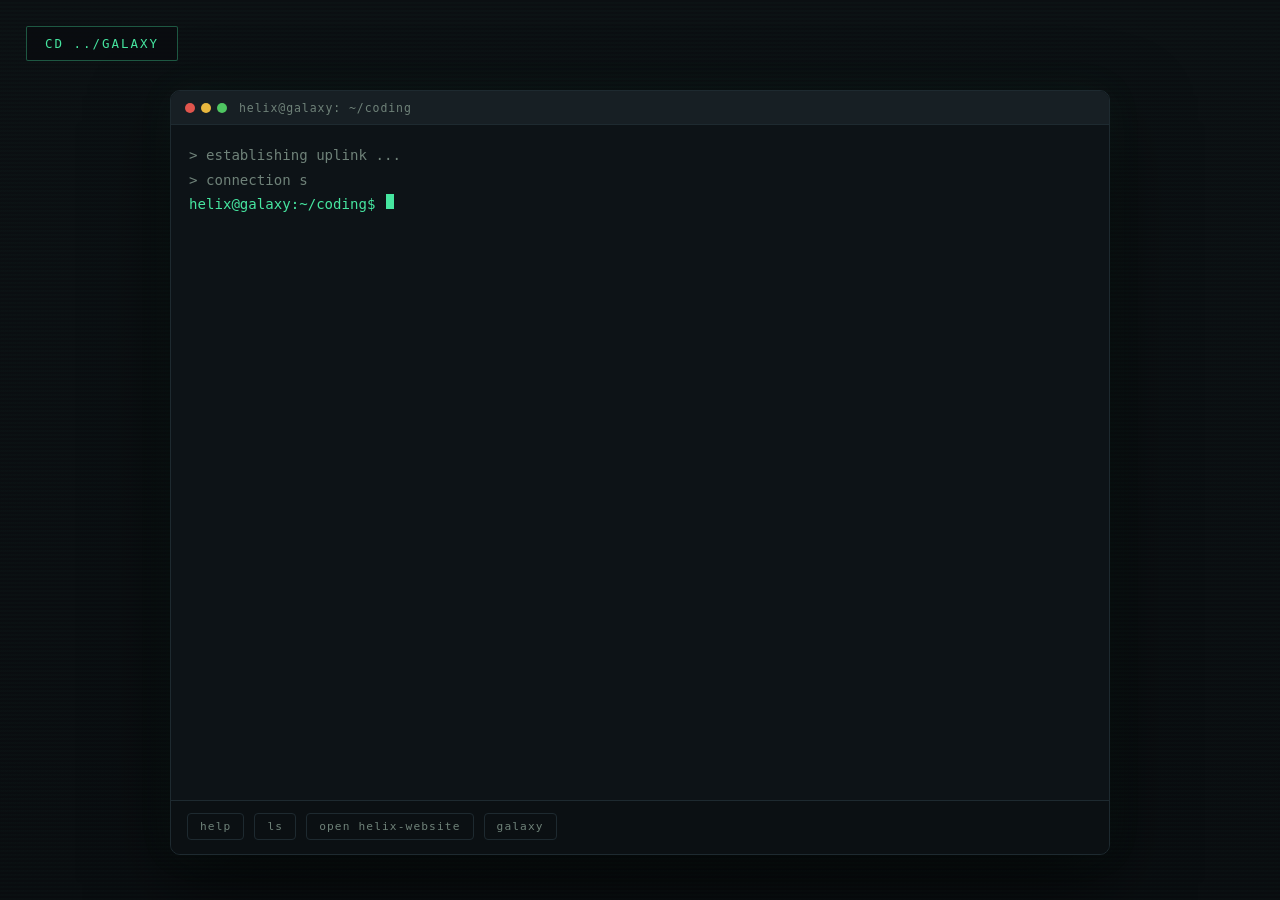
<file: pages/coding.html>
<!DOCTYPE html>
<html lang="en">
<head>
  <meta charset="UTF-8" />
  <meta name="viewport" content="width=device-width, initial-scale=1.0" />
  <meta name="theme-color" content="#0b0f12" />
  <title>Coding — HELIX</title>
  <meta name="description" content="Coding projects by Helix — a live terminal. Type help to begin." />
  <link rel="icon" href="../images/helix-placeholder.svg" type="image/svg+xml" />
  <link rel="preconnect" href="https://fonts.googleapis.com" />
  <link rel="preconnect" href="https://fonts.gstatic.com" crossorigin />
  <link href="https://fonts.googleapis.com/css2?family=Space+Grotesk:wght@300;400;500&display=swap" rel="stylesheet" />
  <link rel="stylesheet" href="../css/worlds.css" />
</head>
<body class="world world-coding scene">
  <a href="../index.html" class="return-link">cd ../galaxy</a>

  <div class="terminal" id="terminal">
    <div class="term-bar">
      <span class="term-dots" aria-hidden="true"></span>
      <span class="term-title">helix@galaxy: ~/coding</span>
    </div>

    <div class="term-screen" id="term-screen" role="log" aria-label="Terminal">
      <div id="term-out"></div>
      <div class="term-input-line" id="term-input-line" hidden>
        <span class="term-prompt">helix@galaxy:~/coding$&nbsp;</span><span id="term-typed"></span><span class="term-caret" aria-hidden="true"></span>
      </div>
    </div>

    <div class="term-hints" id="term-hints" aria-label="Command shortcuts">
      <button type="button" data-cmd="help">help</button>
      <button type="button" data-cmd="ls">ls</button>
      <button type="button" data-cmd="open helix-website">open helix-website</button>
      <button type="button" data-cmd="galaxy">galaxy</button>
    </div>
  </div>

  <!-- offscreen input so phone keyboards can type into the terminal -->
  <input id="term-real-input" class="term-real-input" type="text" autocomplete="off" autocapitalize="off" spellcheck="false" aria-hidden="true" tabindex="-1" />

  <script src="../js/terminal.js" defer></script>
</body>
</html>
</file>
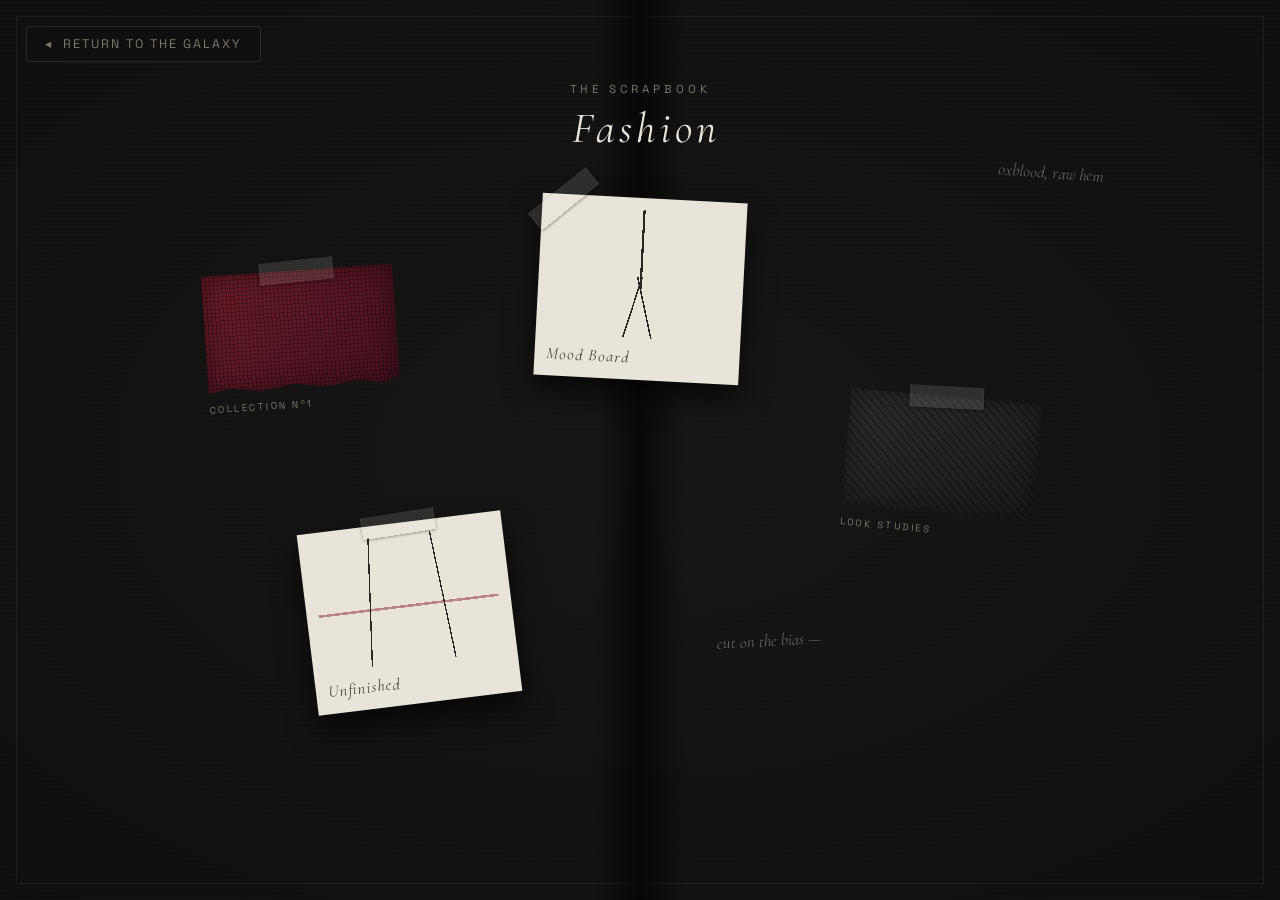
<file: pages/fashion.html>
<!DOCTYPE html>
<html lang="en">
<head>
  <meta charset="UTF-8" />
  <meta name="viewport" content="width=device-width, initial-scale=1.0" />
  <meta name="theme-color" content="#121212" />
  <title>Fashion — HELIX</title>
  <meta name="description" content="Fashion by Helix — a dark scrapbook of designs, fabrics and decisions." />
  <link rel="icon" href="../images/helix-placeholder.svg" type="image/svg+xml" />
  <link rel="preconnect" href="https://fonts.googleapis.com" />
  <link rel="preconnect" href="https://fonts.gstatic.com" crossorigin />
  <link href="https://fonts.googleapis.com/css2?family=Cormorant+Garamond:ital,wght@0,300;0,400;1,400&family=Space+Grotesk:wght@300;400;500&display=swap" rel="stylesheet" />
  <link rel="stylesheet" href="../css/worlds.css" />
</head>
<body class="world world-fashion scene">
  <a href="../index.html" class="return-link">&#9666;&nbsp; Return to the Galaxy</a>

  <header class="scene-title">
    <p class="world-kicker">The Scrapbook</p>
    <h1>Fashion</h1>
  </header>

  <div class="scrapbook">
    <div class="page-gutter" aria-hidden="true"></div>

    <a class="scene-item swatch" style="--x:16%; --y:30%; --r:-4deg"
       href="work.html?from=fashion&amp;title=Collection%20No.%201">
      <span class="tape" aria-hidden="true"></span>
      <span class="fabric" aria-hidden="true"></span>
      <span class="piece-tag">COLLECTION N&ordm;1</span>
    </a>

    <a class="scene-item sketch" style="--x:42%; --y:22%; --r:3deg"
       href="work.html?from=fashion&amp;title=Mood%20Board">
      <span class="tape tape-corner" aria-hidden="true"></span>
      <span class="sketch-lines" aria-hidden="true"></span>
      <span class="piece-tag">Mood Board</span>
    </a>

    <a class="scene-item swatch swatch-alt" style="--x:66%; --y:44%; --r:5deg"
       href="work.html?from=fashion&amp;title=Look%20Studies">
      <span class="tape" aria-hidden="true"></span>
      <span class="fabric fabric-alt" aria-hidden="true"></span>
      <span class="piece-tag">LOOK STUDIES</span>
    </a>

    <a class="scene-item sketch sketch-alt" style="--x:24%; --y:58%; --r:-7deg"
       href="work.html?from=fashion&amp;title=Coming%20Soon">
      <span class="tape" aria-hidden="true"></span>
      <span class="sketch-lines sketch-lines-alt" aria-hidden="true"></span>
      <span class="piece-tag">Unfinished</span>
    </a>

    <span class="annotation" style="--x:56%; --y:70%; --r:-3deg" aria-hidden="true">cut on the bias &mdash;</span>
    <span class="annotation" style="--x:78%; --y:18%; --r:4deg" aria-hidden="true">oxblood, raw hem</span>
  </div>

  <script src="../js/worlds.js" defer></script>
</body>
</html>
</file>
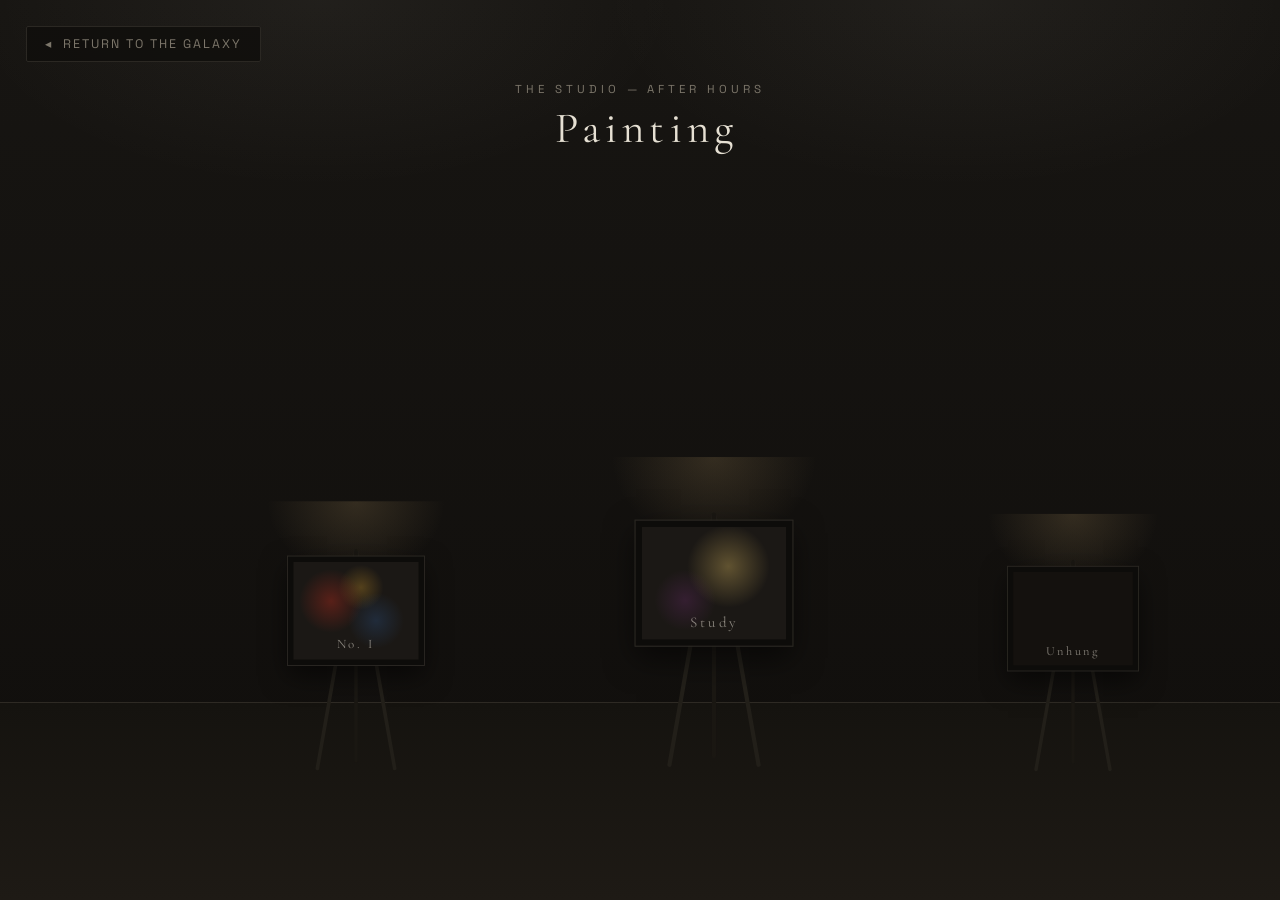
<file: pages/painting.html>
<!DOCTYPE html>
<html lang="en">
<head>
  <meta charset="UTF-8" />
  <meta name="viewport" content="width=device-width, initial-scale=1.0" />
  <meta name="theme-color" content="#171512" />
  <title>Painting — HELIX</title>
  <meta name="description" content="Painting by Helix — easels standing in the studio after hours." />
  <link rel="icon" href="../images/helix-placeholder.svg" type="image/svg+xml" />
  <link rel="preconnect" href="https://fonts.googleapis.com" />
  <link rel="preconnect" href="https://fonts.gstatic.com" crossorigin />
  <link href="https://fonts.googleapis.com/css2?family=Cormorant+Garamond:wght@300;400&family=Space+Grotesk:wght@300;400;500&display=swap" rel="stylesheet" />
  <link rel="stylesheet" href="../css/worlds.css" />
</head>
<body class="world world-painting scene">
  <a href="../index.html" class="return-link">&#9666;&nbsp; Return to the Galaxy</a>

  <header class="scene-title">
    <p class="world-kicker">The Studio &mdash; after hours</p>
    <h1>Painting</h1>
  </header>

  <div class="studio">
    <div class="floor" aria-hidden="true"></div>

    <a class="scene-item easel" style="--x:20%; --s:0.92"
       href="work.html?from=painting&amp;title=Untitled%20I">
      <span class="easel-light" aria-hidden="true"></span>
      <span class="easel-canvas"><span class="canvas-tag">No. I</span></span>
      <span class="easel-leg leg-a" aria-hidden="true"></span>
      <span class="easel-leg leg-b" aria-hidden="true"></span>
      <span class="easel-leg leg-c" aria-hidden="true"></span>
    </a>

    <a class="scene-item easel" style="--x:48%; --s:1.06"
       href="work.html?from=painting&amp;title=Study">
      <span class="easel-light" aria-hidden="true"></span>
      <span class="easel-canvas canvas-b"><span class="canvas-tag">Study</span></span>
      <span class="easel-leg leg-a" aria-hidden="true"></span>
      <span class="easel-leg leg-b" aria-hidden="true"></span>
      <span class="easel-leg leg-c" aria-hidden="true"></span>
    </a>

    <a class="scene-item easel" style="--x:76%; --s:0.88"
       href="work.html?from=painting&amp;title=Coming%20Soon">
      <span class="easel-light" aria-hidden="true"></span>
      <span class="easel-canvas canvas-dark"><span class="canvas-tag">Unhung</span></span>
      <span class="easel-leg leg-a" aria-hidden="true"></span>
      <span class="easel-leg leg-b" aria-hidden="true"></span>
      <span class="easel-leg leg-c" aria-hidden="true"></span>
    </a>
  </div>

  <script src="../js/worlds.js" defer></script>
</body>
</html>
</file>
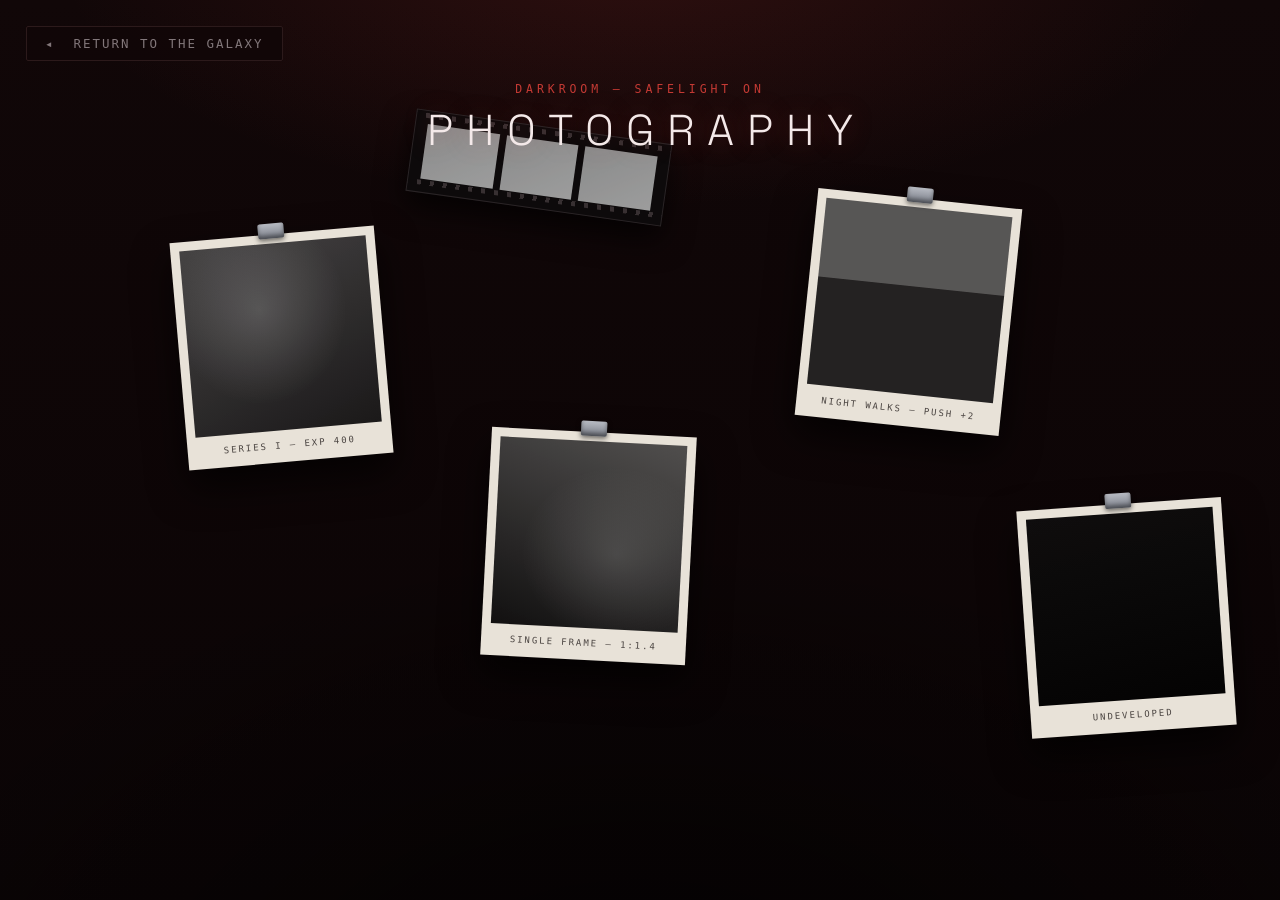
<file: pages/photography.html>
<!DOCTYPE html>
<html lang="en">
<head>
  <meta charset="UTF-8" />
  <meta name="viewport" content="width=device-width, initial-scale=1.0" />
  <meta name="theme-color" content="#110708" />
  <title>Photography — HELIX</title>
  <meta name="description" content="Photography by Helix — prints hanging on the darkroom board." />
  <link rel="icon" href="../images/helix-placeholder.svg" type="image/svg+xml" />
  <link rel="preconnect" href="https://fonts.googleapis.com" />
  <link rel="preconnect" href="https://fonts.gstatic.com" crossorigin />
  <link href="https://fonts.googleapis.com/css2?family=Space+Grotesk:wght@300;400;500&display=swap" rel="stylesheet" />
  <link rel="stylesheet" href="../css/worlds.css" />
</head>
<body class="world world-photography scene">
  <a href="../index.html" class="return-link">&#9666;&nbsp; Return to the Galaxy</a>

  <header class="scene-title">
    <p class="world-kicker">Darkroom &mdash; safelight on</p>
    <h1>PHOTOGRAPHY</h1>
  </header>

  <div class="board">
    <a class="scene-item polaroid" style="--x:14%; --y:26%; --r:-5deg"
       href="work.html?from=photography&amp;title=Series%20I">
      <span class="clip" aria-hidden="true"></span>
      <span class="photo" aria-hidden="true"></span>
      <span class="chin">SERIES I &mdash; EXP 400</span>
    </a>

    <a class="scene-item polaroid" style="--x:38%; --y:48%; --r:3deg"
       href="work.html?from=photography&amp;title=Single%20Frame">
      <span class="clip" aria-hidden="true"></span>
      <span class="photo photo-b" aria-hidden="true"></span>
      <span class="chin">SINGLE FRAME &mdash; 1:1.4</span>
    </a>

    <a class="scene-item polaroid" style="--x:63%; --y:22%; --r:6deg"
       href="work.html?from=photography&amp;title=Night%20Walks">
      <span class="clip" aria-hidden="true"></span>
      <span class="photo photo-c" aria-hidden="true"></span>
      <span class="chin">NIGHT WALKS &mdash; PUSH +2</span>
    </a>

    <a class="scene-item polaroid" style="--x:80%; --y:56%; --r:-4deg"
       href="work.html?from=photography&amp;title=Coming%20Soon">
      <span class="clip" aria-hidden="true"></span>
      <span class="photo photo-dark" aria-hidden="true"></span>
      <span class="chin">UNDEVELOPED</span>
    </a>

    <!-- a strip of negatives, also a work -->
    <a class="scene-item filmstrip" style="--x:32%; --y:14%; --r:8deg"
       href="work.html?from=photography&amp;title=Contact%20Sheet">
      <span class="fs-frame" aria-hidden="true"></span>
      <span class="fs-frame" aria-hidden="true"></span>
      <span class="fs-frame" aria-hidden="true"></span>
    </a>
  </div>

  <script src="../js/worlds.js" defer></script>
</body>
</html>
</file>
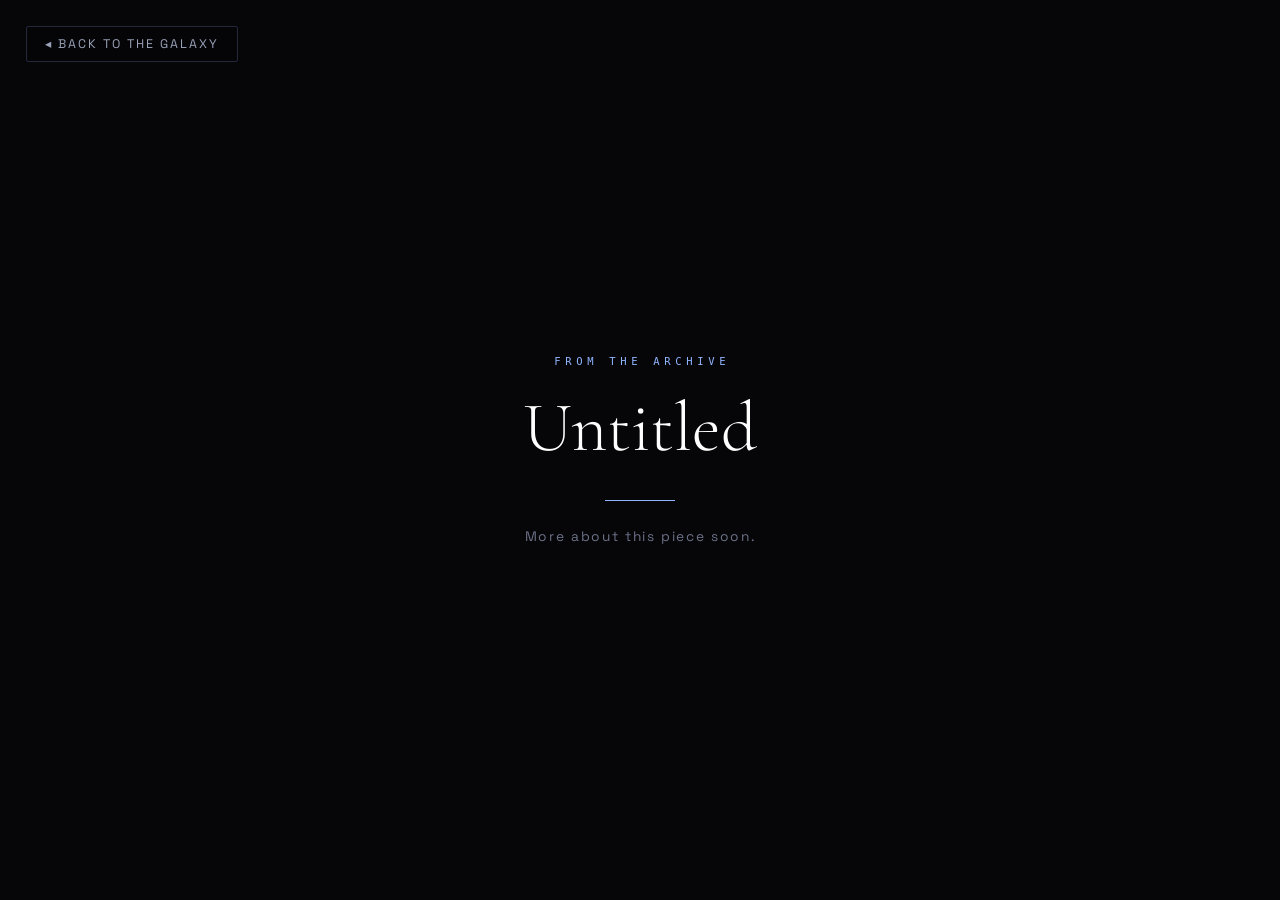
<file: pages/work.html>
<!DOCTYPE html>
<html lang="en">
<head>
  <meta charset="UTF-8" />
  <meta name="viewport" content="width=device-width, initial-scale=1.0" />
  <meta name="theme-color" content="#060608" />
  <title>Work — HELIX</title>
  <meta name="description" content="A single work from the Helix archive." />
  <meta name="robots" content="noindex" />
  <link rel="icon" href="../images/helix-placeholder.svg" type="image/svg+xml" />
  <link rel="preconnect" href="https://fonts.googleapis.com" />
  <link rel="preconnect" href="https://fonts.gstatic.com" crossorigin />
  <link href="https://fonts.googleapis.com/css2?family=Cormorant+Garamond:wght@300;400&family=Space+Grotesk:wght@300;400;500&display=swap" rel="stylesheet" />
  <link rel="stylesheet" href="../css/worlds.css" />
</head>
<body class="world work">
  <a href="../index.html" class="return-link" id="back-link">&#9666;&nbsp; Back</a>

  <main class="work-stage">
    <p class="work-kicker">From the archive</p>
    <h1 id="work-title">Untitled</h1>
    <p class="work-soon">More about this piece soon.</p>
  </main>

  <script src="../js/work.js" defer></script>
</body>
</html>
</file>
<file: css/worlds.css>
/* ===========================================================
   worlds.css — The five creative worlds + the work page.
   The space theme ends at the wormhole. Four worlds are full
   SCENES you stand inside (film = projection room, photography
   = darkroom board, fashion = dark scrapbook, painting = studio
   with easels); coding stays a terminal. Every object in a
   scene is a link to that work's page.
   =========================================================== */

* { box-sizing: border-box; }

body.world {
  margin: 0;
  min-height: 100vh;
  font-family: "Space Grotesk", system-ui, sans-serif;
  opacity: 0;
  animation: world-fade-in 0.9s ease forwards;
}
@keyframes world-fade-in { to { opacity: 1; } }

/* exit fade, played by worlds.js before travelling to a work */
body.world.leaving { animation: world-fade-out 0.48s ease forwards; }
@keyframes world-fade-out { from { opacity: 1; } to { opacity: 0; } }

/* ---------- Return-to-galaxy button (recoloured per theme) ---------- */
.return-link {
  position: fixed;
  top: 26px;
  left: 26px;
  z-index: 10;
  display: inline-flex;
  align-items: center;
  gap: 8px;
  text-decoration: none;
  font-size: 0.78rem;
  letter-spacing: 0.16em;
  text-transform: uppercase;
  padding: 9px 18px;
  border-radius: 2px;
  transition: transform 0.25s ease, opacity 0.25s ease;
}
.return-link:hover { transform: translateX(-3px); }

/* ---------- Scene scaffolding (film / photo / fashion / painting) ---------- */
body.scene {
  overflow: hidden;
  height: 100vh;
}
.scene-title {
  position: absolute;
  top: 82px;
  left: 50%;
  transform: translateX(-50%);
  text-align: center;
  z-index: 6;
  pointer-events: none;
  white-space: nowrap;
}
.scene-title h1 {
  margin: 6px 0 0;
  font-weight: 300;
  font-size: clamp(1.8rem, 4.5vw, 2.7rem);
  letter-spacing: 0.3em;
  text-indent: 0.3em;
}
.world-kicker {
  margin: 0;
  font-size: 0.72rem;
  letter-spacing: 0.34em;
  text-transform: uppercase;
}
/* scattered, clickable objects */
.scene-item {
  display: block;
  text-decoration: none;
  cursor: pointer;
  transition: transform 0.35s ease, filter 0.35s ease, box-shadow 0.35s ease;
}
.board .scene-item,
.scrapbook .scene-item,
.studio .scene-item {
  position: absolute;
  left: var(--x);
  top: var(--y);
  transform: rotate(var(--r, 0deg));
}
.board .scene-item:hover,
.scrapbook .scene-item:hover {
  transform: rotate(0deg) translateY(-8px);
  z-index: 8;
}

/* ===========================================================
   FILM — the projection room
   A big screen, an old projector, and reels to choose from.
   =========================================================== */
body.world-film {
  --ink: #e8e4dc;
  --dim: #6f6a63;
  --accent: #c1121f;
  color: var(--ink);
  background:
    radial-gradient(ellipse 55% 38% at 50% -6%, rgba(232, 228, 220, 0.06), transparent 70%),
    #0a0a0a;
}
/* cinemascope letterbox bars */
body.world-film::before,
body.world-film::after {
  content: "";
  position: fixed;
  left: 0;
  right: 0;
  height: 52px;
  background: #000;
  z-index: 9;
  pointer-events: none;
}
body.world-film::before { top: 0; border-bottom: 1px solid #1c1c1c; }
body.world-film::after  { bottom: 0; border-top: 1px solid #1c1c1c; }
body.world-film .return-link {
  top: 68px;
  color: var(--dim);
  border: 1px solid #242424;
  background: rgba(0, 0, 0, 0.7);
  font-family: ui-monospace, monospace;
}
body.world-film .return-link:hover { border-color: var(--accent); color: var(--ink); }
body.world-film .world-kicker { font-family: ui-monospace, monospace; color: var(--dim); }
body.world-film .scene-title { top: 76px; }
body.world-film .scene-title h1 { color: #fff; font-weight: 500; letter-spacing: 0.2em; }

.cinema { position: absolute; inset: 0; }

/* the screen */
.screen {
  position: absolute;
  top: 15vh;
  left: 50%;
  transform: translateX(-50%);
  width: min(64vw, 820px);
  aspect-ratio: 16 / 9;
  background: linear-gradient(165deg, #121212, #0b0b0b);
  border: 2px solid #1e1e1e;
  border-radius: 3px;
  box-shadow:
    0 0 70px rgba(232, 228, 220, 0.05),
    inset 0 0 90px rgba(0, 0, 0, 0.65);
  display: flex;
  align-items: center;
  justify-content: center;
  z-index: 2;
}
.screen-msg {
  font-family: ui-monospace, monospace;
  font-size: 0.66rem;
  letter-spacing: 0.5em;
  text-indent: 0.5em;
  color: #403d38;
  animation: msg-breathe 4s ease-in-out infinite;
}
@keyframes msg-breathe { 0%, 100% { opacity: 0.5; } 50% { opacity: 1; } }

/* the beam: narrow at the projector, wide at the screen */
.beam {
  position: absolute;
  top: calc(15vh + 4px);
  bottom: 21vh;
  left: 50%;
  transform: translateX(-50%);
  width: min(64vw, 820px);
  clip-path: polygon(0 0, 100% 0, 52.5% 100%, 47.5% 100%);
  background: linear-gradient(to bottom, rgba(240, 235, 220, 0.05), rgba(240, 235, 220, 0.12));
  opacity: 0.55;
  transition: opacity 0.4s ease;
  pointer-events: none;
  z-index: 1;
}

/* the projector silhouette */
.projector {
  position: absolute;
  bottom: 13vh;
  left: 50%;
  transform: translateX(-50%);
  width: 150px;
  height: 96px;
  z-index: 3;
  filter: drop-shadow(0 12px 26px rgba(0, 0, 0, 0.8));
  pointer-events: none;
}
.proj-body {
  position: absolute;
  bottom: 18px;
  left: 18px;
  width: 114px;
  height: 40px;
  background: linear-gradient(#1d1d20, #131315);
  border: 1px solid #29292d;
  border-radius: 5px;
}
.proj-lens {
  position: absolute;
  bottom: 52px;
  left: 50%;
  transform: translateX(-50%);
  width: 22px;
  height: 14px;
  background: #222226;
  border: 1px solid #303036;
  border-radius: 3px;
  box-shadow: 0 -4px 12px rgba(240, 235, 220, 0.35);
}
.proj-reel {
  position: absolute;
  top: 0;
  width: 34px;
  height: 34px;
  border-radius: 50%;
  border: 1px solid #2e2e33;
  background:
    radial-gradient(circle, #29292e 0 18%, #121214 19% 34%, #232327 35% 72%, #101012 73%);
}
.proj-reel-a { left: 28px; }
.proj-reel-b { left: 84px; }
.proj-leg {
  position: absolute;
  bottom: 0;
  left: 50%;
  width: 3px;
  height: 20px;
  background: #1b1b1e;
  transform-origin: top center;
}
.proj-leg-a { transform: translateX(-50%) rotate(20deg); }
.proj-leg-b { transform: translateX(-50%) rotate(-20deg); }

/* the reels — one per film */
.reel-shelf {
  position: absolute;
  bottom: 64px;
  left: 50%;
  transform: translateX(-50%);
  display: flex;
  align-items: flex-end;
  gap: clamp(34px, 7vw, 80px);
  z-index: 5;
}
.reel {
  display: flex;
  flex-direction: column;
  align-items: center;
  gap: 12px;
}
.reel-disc {
  display: block;
  width: 76px;
  height: 76px;
  border-radius: 50%;
  border: 1px solid #2c2c31;
  background:
    conic-gradient(
      rgba(0, 0, 0, 0.55) 0deg 18deg, transparent 18deg 54deg,
      rgba(0, 0, 0, 0.55) 54deg 90deg, transparent 90deg 126deg,
      rgba(0, 0, 0, 0.55) 126deg 162deg, transparent 162deg 198deg,
      rgba(0, 0, 0, 0.55) 198deg 234deg, transparent 234deg 270deg,
      rgba(0, 0, 0, 0.55) 270deg 306deg, transparent 306deg 342deg,
      rgba(0, 0, 0, 0.55) 342deg 360deg
    ),
    radial-gradient(circle, #313136 0 12%, #0e0e10 13% 24%, #232327 25% 74%, #121215 75%);
  transition: transform 0.5s ease, box-shadow 0.4s ease;
}
.reel:hover .reel-disc,
.reel:focus-visible .reel-disc {
  transform: rotate(40deg);
  box-shadow: 0 0 26px rgba(193, 18, 31, 0.35);
}
.reel-label {
  font-family: ui-monospace, monospace;
  font-size: 0.6rem;
  letter-spacing: 0.24em;
  color: var(--dim);
  transition: color 0.3s ease;
}
.reel:hover .reel-label { color: var(--ink); }

/* choosing a reel: it spins, the beam floods, the screen comes alive */
.reel.chosen .reel-disc {
  animation: reel-spin 0.7s linear infinite;
  box-shadow: 0 0 30px rgba(193, 18, 31, 0.5);
}
@keyframes reel-spin { to { transform: rotate(360deg); } }
body.projecting .beam {
  opacity: 1;
  background: linear-gradient(to bottom, rgba(240, 235, 220, 0.12), rgba(240, 235, 220, 0.3));
}
body.projecting .screen { animation: screen-flicker 1.15s steps(1) forwards; }
body.projecting .screen-msg { display: none; }
@keyframes screen-flicker {
  0%   { background: #0b0b0b; }
  10%  { background: #cfcabb; }
  16%  { background: #151515; }
  24%  { background: #e5e0d2; }
  32%  { background: #101010; }
  45%  { background: #efeade; }
  60%  { background: #1a1a1a; }
  72%, 100% { background: #f4efe2; box-shadow: 0 0 140px rgba(240, 235, 220, 0.45); }
}

/* ===========================================================
   PHOTOGRAPHY — the darkroom board
   Polaroids and negatives hanging under the safelight.
   =========================================================== */
body.world-photography {
  --ink: #d8cfd0;
  --dim: #82777a;
  --accent: #c53a34;
  color: var(--ink);
  background:
    radial-gradient(ellipse 65% 40% at 50% -5%, rgba(197, 58, 52, 0.16), transparent 70%),
    radial-gradient(ellipse 90% 80% at 50% 115%, rgba(0, 0, 0, 0.65), transparent 70%),
    linear-gradient(#110708, #0a0405);
}
body.world-photography .return-link {
  color: var(--dim);
  border: 1px solid #2c1a1b;
  background: rgba(17, 7, 8, 0.85);
  font-family: ui-monospace, monospace;
}
body.world-photography .return-link:hover { border-color: var(--accent); color: var(--ink); }
body.world-photography .world-kicker { font-family: ui-monospace, monospace; color: var(--accent); }
body.world-photography .scene-title h1 { color: #f4e9e9; text-shadow: 0 0 26px rgba(197, 58, 52, 0.35); }

.board { position: absolute; inset: 0; }

/* a hanging print */
.polaroid {
  width: clamp(150px, 16vw, 205px);
  background: #e8e2d8;
  padding: 9px 9px 0;
  box-shadow: 0 18px 38px rgba(0, 0, 0, 0.7);
}
.polaroid .photo {
  display: block;
  aspect-ratio: 1 / 1;
  background:
    radial-gradient(ellipse at 40% 35%, rgba(255, 255, 255, 0.16), transparent 55%),
    linear-gradient(155deg, #4b4546, #221d1e);
  filter: grayscale(0.65) contrast(1.05);
}
.polaroid .photo-b {
  background:
    radial-gradient(ellipse at 65% 60%, rgba(255, 255, 255, 0.13), transparent 55%),
    linear-gradient(200deg, #55504e, #191515);
}
.polaroid .photo-c {
  background:
    linear-gradient(to bottom, #5c5755 0 42%, #2b2626 42.5% 100%);
}
.polaroid .photo-dark {
  background: linear-gradient(170deg, #161213, #0b0809);
}
.polaroid .chin {
  display: block;
  padding: 10px 2px 12px;
  font-family: ui-monospace, monospace;
  font-size: 0.56rem;
  letter-spacing: 0.22em;
  text-align: center;
  color: #4a4441;
}
/* the steel clip holding it up */
.clip {
  position: absolute;
  top: -11px;
  left: 50%;
  transform: translateX(-50%);
  width: 26px;
  height: 15px;
  background: linear-gradient(#b9bcc4, #787c86);
  border-radius: 2px;
  box-shadow: inset 0 -3px 4px rgba(0, 0, 0, 0.4), 0 2px 5px rgba(0, 0, 0, 0.55);
  z-index: 2;
}
.board .scene-item:hover { filter: brightness(1.08); }

/* a strip of negatives */
.filmstrip {
  display: flex;
  gap: 7px;
  width: clamp(190px, 21vw, 258px);
  padding: 13px 12px;
  background:
    repeating-linear-gradient(90deg, transparent 0 9px, rgba(60, 52, 54, 0.9) 9px 13px) 0 2px / 100% 5px no-repeat,
    repeating-linear-gradient(90deg, transparent 0 9px, rgba(60, 52, 54, 0.9) 9px 13px) 0 calc(100% - 7px) / 100% 5px no-repeat,
    #0d0a0b;
  border: 1px solid #2a2426;
  box-shadow: 0 14px 30px rgba(0, 0, 0, 0.7);
}
.fs-frame {
  flex: 1;
  aspect-ratio: 4 / 3;
  background: linear-gradient(150deg, #4a4344, #241f20);
  filter: grayscale(0.75) invert(0.82) contrast(0.9);
  opacity: 0.85;
}

/* ===========================================================
   FASHION — the dark scrapbook
   Black paper, bone sketches, oxblood swatches, rough tape.
   =========================================================== */
body.world-fashion {
  --ink: #e9e4da;
  --dim: #7d776c;
  --accent: #8e2438;
  color: var(--ink);
  background: #101010;
}
body.world-fashion .return-link {
  color: var(--dim);
  border: 1px solid #2a2a2a;
  background: rgba(16, 16, 16, 0.85);
}
body.world-fashion .return-link:hover { border-color: var(--ink); color: var(--ink); }
body.world-fashion .world-kicker { color: var(--dim); }
body.world-fashion .scene-title h1 {
  font-family: "Cormorant Garamond", Georgia, serif;
  font-style: italic;
  font-weight: 400;
  letter-spacing: 0.1em;
}

.scrapbook {
  position: absolute;
  inset: 0;
  background:
    repeating-linear-gradient(0deg, rgba(233, 228, 218, 0.012) 0 1px, transparent 1px 4px),
    radial-gradient(ellipse 90% 80% at 50% 50%, #161616, #0d0d0d);
}
/* the page edges of the open book */
.scrapbook::before {
  content: "";
  position: absolute;
  inset: 16px;
  border: 1px solid rgba(233, 228, 218, 0.07);
  pointer-events: none;
}
.page-gutter {
  position: absolute;
  top: 0;
  bottom: 0;
  left: 50%;
  width: 90px;
  transform: translateX(-50%);
  background: linear-gradient(90deg, transparent, rgba(0, 0, 0, 0.6), transparent);
  pointer-events: none;
}

/* a fabric swatch */
.swatch { width: clamp(150px, 15vw, 195px); }
.swatch .fabric {
  display: block;
  height: 118px;
  background:
    repeating-linear-gradient(0deg, rgba(0, 0, 0, 0.25) 0 1px, transparent 1px 4px),
    repeating-linear-gradient(90deg, rgba(0, 0, 0, 0.25) 0 1px, transparent 1px 4px),
    linear-gradient(135deg, #6d1c2a, #481220);
  box-shadow: inset 0 0 26px rgba(0, 0, 0, 0.45), 0 12px 26px rgba(0, 0, 0, 0.6);
  clip-path: polygon(0 0, 100% 0, 100% 94%, 92% 100%, 78% 96%, 62% 100%, 45% 96%, 28% 100%, 12% 96%, 0 100%);
}
.swatch .fabric-alt {
  background:
    repeating-linear-gradient(45deg, rgba(0, 0, 0, 0.28) 0 2px, transparent 2px 6px),
    linear-gradient(150deg, #2e2c2f, #1b191c);
}
/* a bone sketch card */
.sketch { width: clamp(160px, 16vw, 210px); background: #e9e4da; padding: 12px; box-shadow: 0 14px 30px rgba(0, 0, 0, 0.65); }
.sketch .sketch-lines {
  display: block;
  height: 128px;
  background:
    linear-gradient(to right, transparent 49.4%, #2b2622 49.4% 50.6%, transparent 50.6%) 0 0 / 100% 62%no-repeat,
    linear-gradient(105deg, transparent 46%, #2b2622 46% 46.8%, transparent 46.8%) 0 100% / 100% 48% no-repeat,
    linear-gradient(75deg, transparent 52%, #2b2622 52% 52.8%, transparent 52.8%) 0 100% / 100% 48% no-repeat,
    #e9e4da;
}
.sketch .sketch-lines-alt {
  background:
    linear-gradient(95deg, transparent 30%, #2b2622 30% 30.7%, transparent 30.7%),
    linear-gradient(85deg, transparent 68%, #2b2622 68% 68.7%, transparent 68.7%),
    linear-gradient(to bottom, transparent 55%, rgba(142, 36, 56, 0.5) 55% 57%, transparent 57%),
    #e9e4da;
}
/* rough translucent tape */
.tape {
  position: absolute;
  top: -10px;
  left: 50%;
  width: 74px;
  height: 22px;
  transform: translateX(-50%) rotate(-2deg);
  background: rgba(233, 228, 218, 0.13);
  border-left: 1px solid rgba(233, 228, 218, 0.07);
  border-right: 1px solid rgba(233, 228, 218, 0.07);
  box-shadow: 0 1px 3px rgba(0, 0, 0, 0.35);
  z-index: 2;
}
.tape-corner { left: -16px; top: -6px; transform: rotate(-42deg); }
/* labels */
.piece-tag {
  display: block;
  margin-top: 10px;
  font-size: 0.6rem;
  letter-spacing: 0.26em;
  text-transform: uppercase;
  color: var(--dim);
  transition: color 0.3s ease;
}
.sketch .piece-tag {
  font-family: "Cormorant Garamond", Georgia, serif;
  font-style: italic;
  font-size: 1.02rem;
  text-transform: none;
  letter-spacing: 0.06em;
  color: #4a443c;
}
.scene-item:hover .piece-tag { color: var(--ink); }
.sketch:hover .piece-tag { color: #2b2622; }
/* handwritten margin notes */
.annotation {
  position: absolute;
  left: var(--x);
  top: var(--y);
  transform: rotate(var(--r, 0deg));
  font-family: "Cormorant Garamond", Georgia, serif;
  font-style: italic;
  font-size: 1.05rem;
  color: rgba(233, 228, 218, 0.38);
  pointer-events: none;
}

/* ===========================================================
   PAINTING — the studio, after hours
   Easels standing on the floor, each under a picture light.
   =========================================================== */
body.world-painting {
  --ink: #e6e0d3;
  --dim: #7c766a;
  --accent: #b43a26;
  color: var(--ink);
  background:
    radial-gradient(ellipse 40% 30% at 25% 0%, rgba(230, 224, 211, 0.05), transparent 70%),
    radial-gradient(ellipse 40% 30% at 75% 0%, rgba(230, 224, 211, 0.05), transparent 70%),
    linear-gradient(#171512, #100e0c);
}
body.world-painting .return-link {
  color: var(--dim);
  border: 1px solid #2b2823;
  background: rgba(16, 14, 12, 0.8);
}
body.world-painting .return-link:hover { border-color: var(--ink); color: var(--ink); }
body.world-painting .world-kicker { color: var(--dim); }
body.world-painting .scene-title h1 {
  font-family: "Cormorant Garamond", Georgia, serif;
  font-weight: 400;
  letter-spacing: 0.12em;
}

.studio { position: absolute; inset: 0; }
.floor {
  position: absolute;
  left: 0;
  right: 0;
  bottom: 0;
  height: 22vh;
  background: linear-gradient(#15130f, #1e1a15);
  border-top: 1px solid rgba(230, 224, 211, 0.08);
}

/* an easel holding one work */
.studio .scene-item.easel {
  top: auto;
  bottom: 12vh;
  width: 200px;
  height: 290px;
  transform: scale(var(--s, 1));
  transform-origin: bottom center;
}
.studio .scene-item.easel:hover {
  transform: scale(var(--s, 1)) translateY(-8px);
  z-index: 8;
}
.easel-light {
  position: absolute;
  top: -26px;
  left: 50%;
  transform: translateX(-50%);
  width: 230px;
  height: 170px;
  background: radial-gradient(ellipse 60% 70% at 50% 0%, rgba(240, 200, 130, 0.15), transparent 70%);
  pointer-events: none;
}
.easel-canvas {
  position: absolute;
  top: 34px;
  left: 50%;
  transform: translateX(-50%);
  width: 148px;
  height: 118px;
  display: flex;
  align-items: flex-end;
  justify-content: center;
  border: 6px solid #0d0c0a;
  outline: 1px solid #2b2823;
  background:
    radial-gradient(circle 48px at 30% 40%, rgba(150, 40, 28, 0.5), transparent 72%),
    radial-gradient(circle 42px at 66% 60%, rgba(40, 70, 110, 0.42), transparent 72%),
    radial-gradient(circle 34px at 54% 26%, rgba(190, 140, 40, 0.35), transparent 72%),
    #1b1815;
  box-shadow: 0 12px 28px rgba(0, 0, 0, 0.55);
  transition: filter 0.35s ease;
  z-index: 2;
}
.easel-canvas.canvas-b {
  background:
    radial-gradient(circle 54px at 60% 35%, rgba(200, 170, 90, 0.4), transparent 72%),
    radial-gradient(circle 40px at 30% 65%, rgba(90, 40, 90, 0.4), transparent 72%),
    #1b1815;
}
.easel-canvas.canvas-dark { background: #14110e; }
.canvas-tag {
  padding-bottom: 8px;
  font-family: "Cormorant Garamond", Georgia, serif;
  font-size: 0.88rem;
  letter-spacing: 0.2em;
  color: rgba(230, 224, 211, 0.55);
}
.easel:hover .easel-canvas { filter: brightness(1.18); }
.easel-leg {
  position: absolute;
  top: 26px;
  left: 50%;
  width: 4px;
  height: 244px;
  background: #221f19;
  border-radius: 2px;
  transform-origin: top center;
}
.easel-leg.leg-a { transform: translateX(-50%) rotate(10deg); }
.easel-leg.leg-b { transform: translateX(-50%) rotate(-10deg); }
.easel-leg.leg-c { transform: translateX(-50%); height: 232px; background: #1a1712; z-index: 0; }

/* ===========================================================
   CODING — a live terminal (type help / ls / open <name>)
   =========================================================== */
body.world-coding {
  --ink: #c9d6cf;
  --dim: #6f8279;
  --accent: #46e6a0;
  color: var(--ink);
  font-family: ui-monospace, "Cascadia Code", Consolas, monospace;
  background:
    repeating-linear-gradient(0deg, rgba(70, 230, 160, 0.016) 0 2px, transparent 2px 4px),
    linear-gradient(#0b0f12, #090c0f);
}
body.world-coding .return-link {
  color: var(--accent);
  border: 1px solid rgba(70, 230, 160, 0.35);
  background: rgba(9, 12, 15, 0.8);
  font-family: inherit;
}
body.world-coding .return-link:hover { border-color: var(--accent); background: rgba(70, 230, 160, 0.08); }
/* one big living terminal window */
.terminal {
  position: absolute;
  top: 90px;
  bottom: 5vh;
  left: 50%;
  transform: translateX(-50%);
  width: min(90vw, 940px);
  display: flex;
  flex-direction: column;
  background: #0d1317;
  border: 1px solid #1e2a30;
  border-radius: 10px;
  overflow: hidden;
  box-shadow: 0 30px 80px rgba(0, 0, 0, 0.6), 0 0 40px rgba(70, 230, 160, 0.05);
}
.term-bar {
  flex: none;
  display: flex;
  align-items: center;
  height: 34px;
  padding: 0 14px;
  background: #171f24;
  border-bottom: 1px solid #1e2a30;
}
.term-dots {
  width: 10px;
  height: 10px;
  border-radius: 50%;
  background: #e0554d;
  box-shadow: 16px 0 0 #e8b73e, 32px 0 0 #4fc662;
  margin-right: 44px;
}
.term-title { font-size: 0.72rem; letter-spacing: 0.08em; color: var(--dim); }
.term-screen {
  flex: 1;
  overflow-y: auto;
  padding: 18px 18px 12px;
  font-size: 0.88rem;
  line-height: 1.75;
  cursor: text;
}
.term-line { white-space: pre-wrap; word-break: break-word; color: var(--ink); }
.term-line.dim { color: var(--dim); }
.term-line.accent { color: var(--accent); }
.term-line.echo { color: #eafff4; }
.term-input-line { display: flex; align-items: baseline; }
.term-prompt { color: var(--accent); white-space: pre; }
#term-typed { color: #eafff4; white-space: pre; }
.term-caret {
  display: inline-block;
  width: 0.55em;
  height: 1.05em;
  margin-left: 2px;
  background: var(--accent);
  vertical-align: text-bottom;
  animation: cursor-blink 1.1s steps(1) infinite;
}
@keyframes cursor-blink { 50% { opacity: 0; } }
.term-hints {
  flex: none;
  display: flex;
  flex-wrap: wrap;
  gap: 10px;
  padding: 12px 16px 14px;
  border-top: 1px solid #1e2a30;
  background: #0b1013;
}
.term-hints button {
  font-family: inherit;
  font-size: 0.7rem;
  letter-spacing: 0.1em;
  color: var(--dim);
  background: transparent;
  border: 1px solid #1e2a30;
  border-radius: 4px;
  padding: 6px 12px;
  cursor: pointer;
  transition: color 0.25s ease, border-color 0.25s ease;
}
.term-hints button:hover {
  color: var(--accent);
  border-color: rgba(70, 230, 160, 0.45);
}
/* the offscreen input that lets phone keyboards type here */
.term-real-input {
  position: fixed;
  top: -100px;
  left: 0;
  width: 10px;
  height: 10px;
  opacity: 0;
}

/* ===========================================================
   WORK — the placeholder page for a single piece
   =========================================================== */
body.work {
  --accent: #8fb4ff;
  background: #060608;
  color: #cfd6e6;
}
body.work .return-link {
  color: #9aa2b8;
  border: 1px solid #23283a;
  background: rgba(6, 6, 8, 0.8);
}
body.work .return-link:hover { border-color: var(--accent); color: #fff; }
.work-stage {
  min-height: 100vh;
  display: flex;
  flex-direction: column;
  align-items: center;
  justify-content: center;
  text-align: center;
  padding: 0 24px;
}
.work-kicker {
  margin: 0;
  font-family: ui-monospace, monospace;
  font-size: 0.66rem;
  letter-spacing: 0.44em;
  text-indent: 0.44em;
  text-transform: uppercase;
  color: var(--accent);
}
.work-stage h1 {
  margin: 18px 0 0;
  font-family: "Cormorant Garamond", Georgia, serif;
  font-weight: 300;
  font-size: clamp(2.4rem, 7vw, 4.4rem);
  color: #fff;
}
.work-stage h1::after {
  content: "";
  display: block;
  width: 70px;
  height: 1px;
  margin: 30px auto 0;
  background: var(--accent);
}
.work-soon {
  margin: 26px 0 0;
  font-size: 0.86rem;
  letter-spacing: 0.12em;
  color: #6c7288;
}

/* ---------- Smaller screens: scenes become loose stacks ---------- */
@media (max-width: 700px) {
  body.scene { overflow-y: auto; height: auto; min-height: 100vh; }
  .scene-title { position: static; transform: none; padding: 104px 20px 8px; white-space: normal; }
  .board, .scrapbook, .studio {
    position: static;
    display: flex;
    flex-direction: column;
    align-items: center;
    gap: 38px;
    padding: 22px 20px 80px;
  }
  .board .scene-item,
  .scrapbook .scene-item,
  .studio .scene-item {
    position: relative;
    left: auto;
    top: auto;
    transform: rotate(var(--r, 0deg));
  }
  .studio .scene-item.easel { bottom: auto; transform: none; }
  .annotation, .page-gutter, .floor { display: none; }
  .scrapbook::before { display: none; }
  /* film: simple stack — screen, then the reels */
  .cinema {
    position: static;
    display: flex;
    flex-direction: column;
    align-items: center;
    gap: 34px;
    padding: 14px 16px 90px;
  }
  .screen { position: static; transform: none; width: 92vw; }
  .beam, .projector { display: none; }
  .reel-shelf { position: static; transform: none; flex-wrap: wrap; justify-content: center; gap: 30px; }
  body.world-film::before, body.world-film::after { height: 30px; }
  body.world-film .return-link { top: 46px; }
  body.world-film .scene-title { padding-top: 96px; }
  /* the terminal takes over the whole small screen */
  .terminal {
    position: fixed;
    top: 78px;
    bottom: 0;
    width: 100vw;
    border-radius: 0;
    border-left: none;
    border-right: none;
  }
}

/* respect users who prefer less motion */
@media (prefers-reduced-motion: reduce) {
  body.world { animation-duration: 0.01s; }
  .term-caret,
  .screen-msg { animation: none; }
  .scene-item, .scene-item:hover, .reel-disc { transition: none; }
}
</file>
